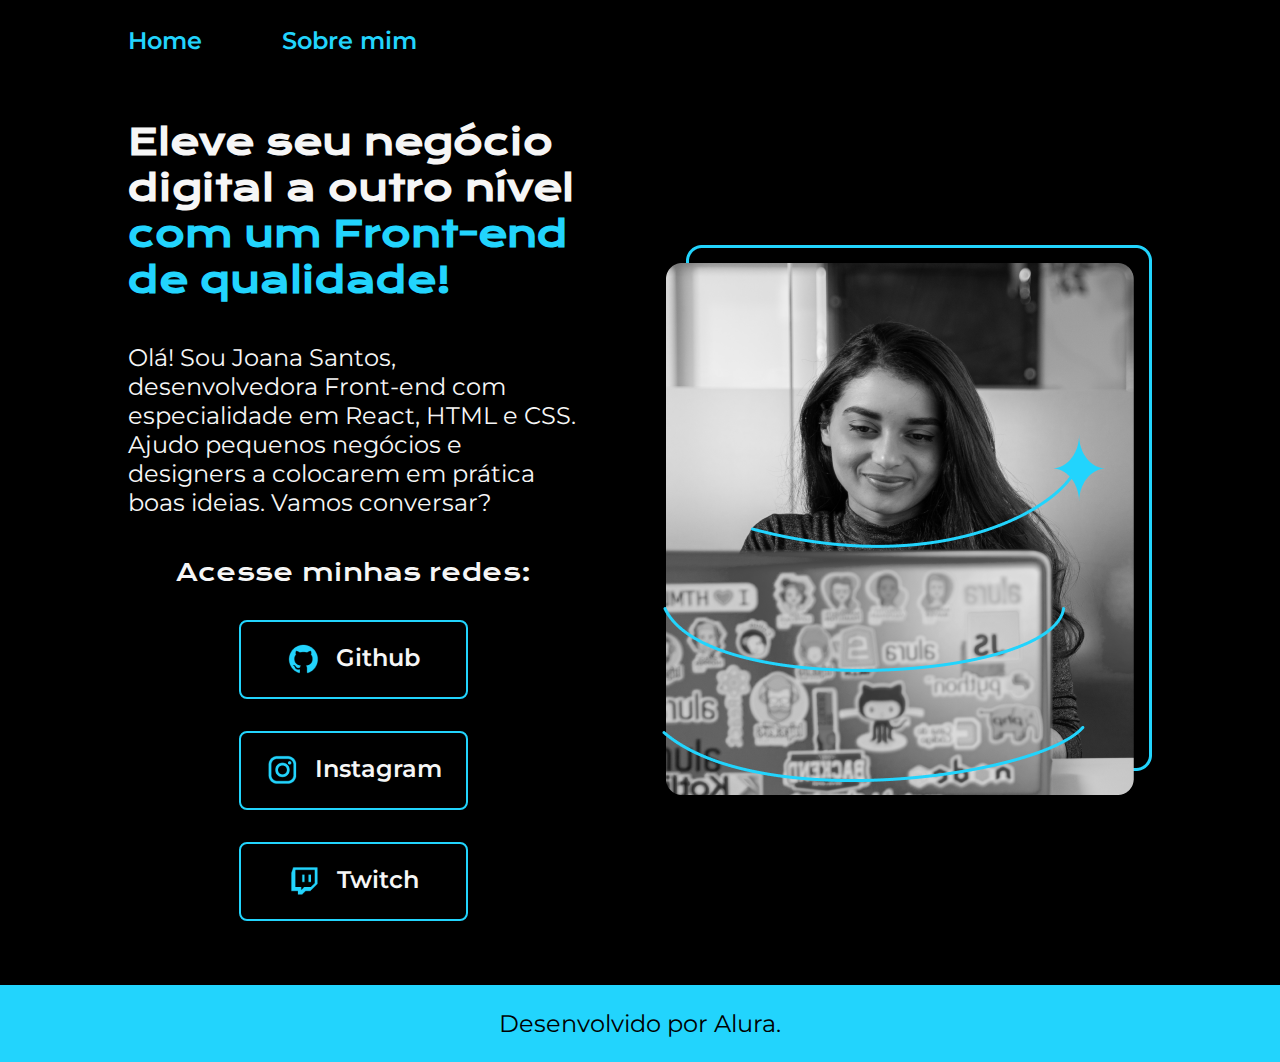
<file: index.html>
<!DOCTYPE html>
<html lang="pt-br">
<head>
    <meta charset="UTF-8">
    <meta name="viewport" content="width=device-width, initial-scale=1.0">
    <title>Protifólio</title>
    <link rel="stylesheet" href="./styles/style.css">
</head>
<body>
    <header class="cabecalho">
        <nav class="cabecalho__menu">
            <a class="cabecalho__menu__link" href="index.html">Home</a>
            <a class="cabecalho__menu__link" href="about.html">Sobre mim</a>
        </nav>
    </header>
    <main class="apresentacao">
        <section class="apresentacao__conteudo">
            <h1 class="apresentacao__conteudo__titulo">Eleve seu negócio digital a outro nível <strong class="titulo-destaque">com um Front-end de qualidade!</strong></h1>
            <p class="apresentacao__conteudo__texto">Olá! Sou Joana Santos, desenvolvedora Front-end com especialidade em React, HTML e CSS. Ajudo pequenos negócios e designers a colocarem em prática boas ideias. Vamos conversar?</p>
            <div class="apresentacao__links">
                <h2 class="apresentacao__links__subtitulo">Acesse minhas redes:</h2>
                <a class="apresentacao__links__navegacao" href="https://github.com//">
                    <img src="./assets/github.png">
                    Github
                </a>
                <a class="apresentacao__links__navegacao" href="https://www.instagram.com/">
                    <img src="./assets/instagram.png">
                    Instagram
                </a>
                <a class="apresentacao__links__navegacao" href="https://www.twitch.tv/">
                    <img src="./assets/twitch.png">
                    Twitch
                </a>
            </div>
        </section>
        <img class="apresentacao__imagem" src="Figma Imagens/Imagem.png" alt="Foto da Joana Santos programando">
        
    </main>
    <footer>
        <p class="rodape">Desenvolvido por Alura.</p>
    </footer>
</body>
</html>
</file>
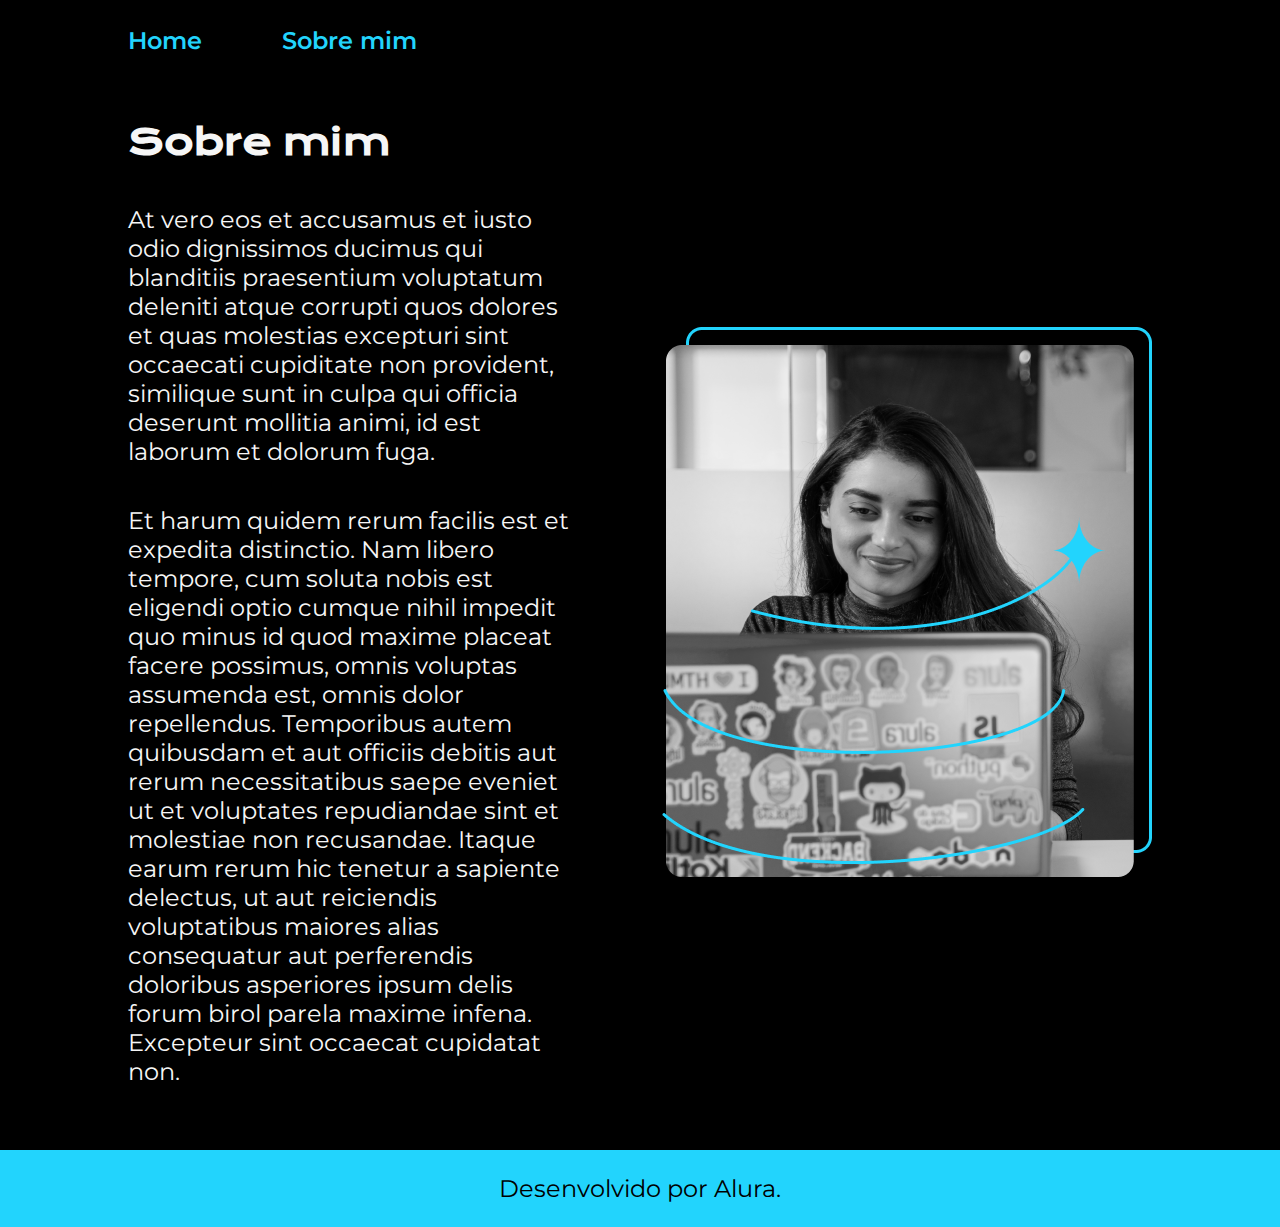
<file: about.html>
<!DOCTYPE html>
<html lang="pt-br">
<head>
    <meta charset="UTF-8">
    <meta name="viewport" content="width=device-width, initial-scale=1.0">
    <title>Sobre mim</title>
    <link rel="stylesheet" href="./styles/style.css">
</head>
<body>
    <header class="cabecalho">
        <nav class="cabecalho__menu">
            <a class="cabecalho__menu__link" href="index.html">Home</a>
            <a class="cabecalho__menu__link" href="about.html">Sobre mim</a>
        </nav>
    </header>

    <main class="apresentacao">
        <section class="apresentacao__conteudo">
            <h1 class="apresentacao__conteudo__titulo">Sobre mim</h1>
            <p class="apresentacao__conteudo__texto">At vero eos et accusamus et iusto odio dignissimos ducimus qui blanditiis praesentium voluptatum deleniti atque corrupti quos dolores et quas molestias excepturi sint occaecati cupiditate non provident, similique sunt in culpa qui officia deserunt mollitia animi, id est laborum et dolorum fuga.</p>
            <p class="apresentacao__conteudo__texto"> Et harum quidem rerum facilis est et expedita distinctio. Nam libero tempore, cum soluta nobis est eligendi optio cumque nihil impedit quo minus id quod maxime placeat facere possimus, omnis voluptas assumenda est, omnis dolor repellendus. Temporibus autem quibusdam et aut officiis debitis aut rerum necessitatibus saepe eveniet ut et voluptates repudiandae sint et molestiae non recusandae. Itaque earum rerum hic tenetur a sapiente delectus, ut aut reiciendis voluptatibus maiores alias consequatur aut perferendis doloribus asperiores ipsum delis forum birol parela maxime infena. Excepteur sint occaecat cupidatat non.</p>
        </section>
        <img class="apresentacao__imagem" src="Figma Imagens/Imagem.png" alt="Foto da Joana Santos programando">
    </main>

    <footer>
        <p class="rodape">Desenvolvido por Alura.</p>
    </footer>
</body>
</html>
</file>
<file: styles/style.css>
@import url('https://fonts.googleapis.com/css2?family=Krona+One&display=swap');
@import url('https://fonts.googleapis.com/css2?family=Krona+One&family=Montserrat&display=swap');
@import url('https://fonts.googleapis.com/css2?family=Montserrat:wght@600&display=swap');

:root{
    --cor-primaria:#000000;
    --cor-secundaria:#f6f6f6;
    --cor-terciaria:#22d4fd;
    --cor-hover:#272727;

    --fonte-primaria: 'Krona One', sans-serif;
    --fonte-secundaria: 'Montserrat', sans-serif;
    
}

* { 
    margin: 0;
    padding: 0;
}

body {
    box-sizing: border-box;
    background-color: var(--cor-primaria);
    color: var(--cor-secundaria);
}

.cabecalho{
    padding: 2% 0% 0% 10%;
}

.cabecalho__menu{
    display: flex;
    gap: 80px;
}

.cabecalho__menu__link{
    font-family: var(--fonte-secundaria);
    font-size: 1.5rem;
    font-weight: 600;
    color: var(--cor-terciaria);
    text-decoration: none;
}

.apresentacao {
    padding: 5% 10%;
    display: flex;
    align-items: center;
    justify-content: space-between;
    gap: 83px;
}

.apresentacao__conteudo{
    width: 50%;
    display: flex;
    flex-direction: column;
    gap: 40px;
}

.apresentacao__conteudo__titulo{
    font-size: 2.25rem;
    font-family: var(--fonte-primaria);
}

.titulo-destaque{
    color: var(--cor-terciaria);
}

.apresentacao__conteudo__texto{
    font-size: 1.5rem;
    font-family: var(--fonte-secundaria);
}

.apresentacao__links{
    display: flex;
    justify-content: space-between;
    flex-direction: column;
    align-items: center;
    gap: 32px;
}

.apresentacao__links__subtitulo{
    font-family:var(--fonte-primaria);
    font-weight: 400;
    font-size: 1.5rem;
}

.apresentacao__links__navegacao{
    display: flex;
    justify-content: center;
    gap: 16px;
    width: 50%;
    text-align: center;
    border-radius: 8px;
    font-size: 1.5rem;
    padding: 21.5px 0;
    text-decoration: none;
    color: var(--cor-secundaria);
    font-family: var(--fonte-secundaria);
    font-weight: 600;
    border: 2px solid var(--cor-terciaria);
}

.apresentacao__links__link:hover{
    background-color: var(--cor-hover);
}

.apresentacao__imagem{
    width: 50%;
}

.rodape{
    padding: 24px;
    color: var(--cor-primaria);
    background-color: var(--cor-terciaria);
    text-align: center;
    font-family: var(--fonte-secundaria);
    font-size: 1.5rem;
    font-weight: 400;
}

@media (max-width:1200px){
    .cabecalho{
        padding: 10%;
    }
    
    .cabecalho__menu{
        justify-content: center;
    }

    .apresentacao{
        flex-direction: column-reverse;
        padding: 5%;
    }

    .apresentacao__conteudo{
        width: auto;
    }
}
</file>
